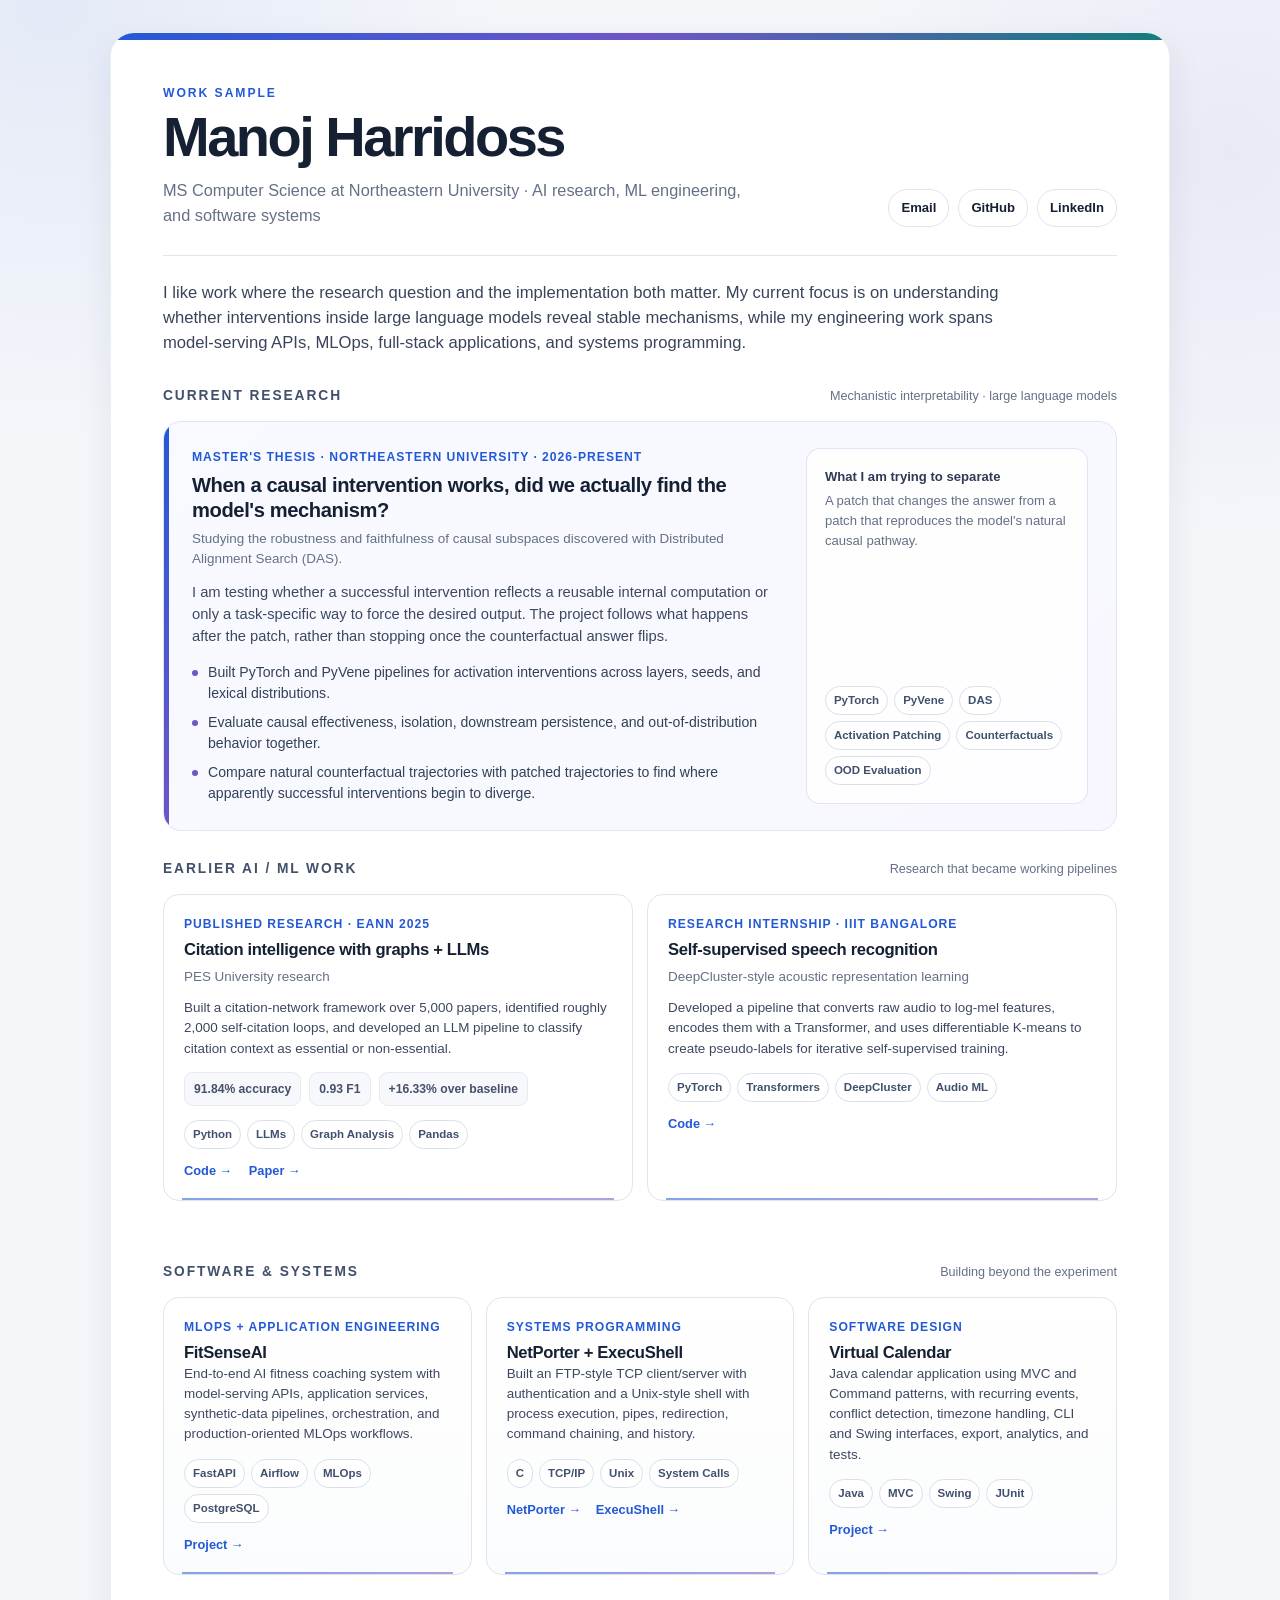
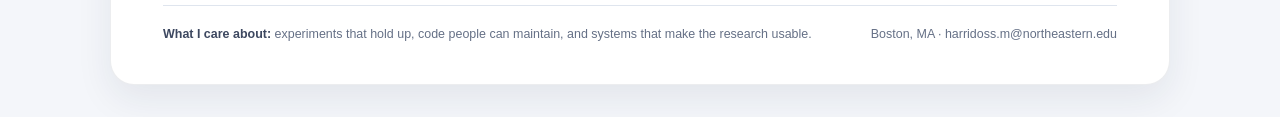
<file: index.html>
<!DOCTYPE html>
<html lang="en">
<head>
  <meta charset="UTF-8" />
  <meta name="viewport" content="width=device-width, initial-scale=1.0" />
  <meta name="description" content="Selected AI research and software engineering work by Manoj Harridoss, MS Computer Science at Northeastern University." />
  <title>Manoj Harridoss | Work Sample</title>
  <style>
    :root {
      --ink: #162033;
      --muted: #657086;
      --line: #dfe5ee;
      --paper: #ffffff;
      --soft: #f6f8fb;
      --blue: #2459d6;
      --violet: #6f55c8;
      --teal: #147d7e;
      --shadow: 0 14px 36px rgba(24, 36, 58, 0.08);
    }

    * { box-sizing: border-box; }
    html { scroll-behavior: smooth; }
    body {
      margin: 0;
      font-family: Inter, ui-sans-serif, -apple-system, BlinkMacSystemFont, "Segoe UI", sans-serif;
      color: var(--ink);
      background:
        radial-gradient(circle at 4% 0%, rgba(36, 89, 214, 0.08), transparent 28rem),
        radial-gradient(circle at 96% 9%, rgba(111, 85, 200, 0.08), transparent 24rem),
        #f4f6fa;
      line-height: 1.5;
    }

    a { color: inherit; }
    .page {
      width: min(1060px, calc(100% - 32px));
      margin: 32px auto;
      background: var(--paper);
      border: 1px solid rgba(22, 32, 51, 0.08);
      border-radius: 24px;
      box-shadow: var(--shadow);
      overflow: hidden;
    }

    .topbar {
      height: 7px;
      background: linear-gradient(90deg, var(--blue), var(--violet), var(--teal));
    }

    .content { padding: 44px 52px 40px; }

    header {
      display: grid;
      grid-template-columns: 1.3fr 0.7fr;
      gap: 36px;
      align-items: end;
      padding-bottom: 28px;
      border-bottom: 1px solid var(--line);
    }

    .eyebrow {
      margin: 0 0 7px;
      font-size: 0.76rem;
      font-weight: 700;
      letter-spacing: 0.16em;
      text-transform: uppercase;
      color: var(--blue);
    }

    h1 {
      margin: 0;
      font-size: clamp(2.2rem, 5vw, 3.5rem);
      line-height: 1;
      letter-spacing: -0.045em;
      font-weight: 760;
    }

    .subtitle {
      margin: 13px 0 0;
      font-size: 1.02rem;
      color: var(--muted);
      max-width: 650px;
    }

    .contact {
      display: flex;
      justify-content: flex-end;
      gap: 9px;
      flex-wrap: wrap;
    }

    .contact a,
    .small-link {
      text-decoration: none;
      border: 1px solid var(--line);
      background: #fff;
      border-radius: 999px;
      padding: 8px 12px;
      font-size: 0.82rem;
      font-weight: 650;
      transition: transform 160ms ease, border-color 160ms ease, color 160ms ease;
    }

    .contact a:hover,
    .small-link:hover {
      transform: translateY(-1px);
      border-color: #aebbd3;
      color: var(--blue);
    }

    .intro {
      margin: 25px 0 30px;
      max-width: 880px;
      font-size: 1.04rem;
      color: #39445a;
    }

    .section-heading {
      display: flex;
      align-items: baseline;
      justify-content: space-between;
      gap: 20px;
      margin: 28px 0 14px;
    }

    .section-heading h2 {
      margin: 0;
      font-size: 0.86rem;
      letter-spacing: 0.14em;
      text-transform: uppercase;
      color: #42506a;
    }

    .section-heading span {
      font-size: 0.79rem;
      color: var(--muted);
    }

    .feature {
      position: relative;
      display: grid;
      grid-template-columns: 1.35fr 0.65fr;
      gap: 28px;
      padding: 26px 28px;
      background: linear-gradient(135deg, #f8faff 0%, #f8f7ff 100%);
      border: 1px solid #dfe5f1;
      border-radius: 18px;
      overflow: hidden;
    }

    .feature::before {
      content: "";
      position: absolute;
      left: 0;
      top: 0;
      width: 5px;
      height: 100%;
      background: linear-gradient(var(--blue), var(--violet));
    }

    .kicker {
      margin: 0 0 7px;
      color: var(--blue);
      font-size: 0.76rem;
      font-weight: 750;
      letter-spacing: 0.08em;
      text-transform: uppercase;
    }

    h3 {
      margin: 0;
      font-size: 1.26rem;
      line-height: 1.25;
      letter-spacing: -0.02em;
    }

    .meta {
      margin: 6px 0 11px;
      color: var(--muted);
      font-size: 0.84rem;
    }

    .body-copy {
      margin: 0;
      color: #3d4860;
      font-size: 0.92rem;
    }

    .points {
      margin: 15px 0 0;
      padding: 0;
      list-style: none;
      display: grid;
      gap: 8px;
    }

    .points li {
      position: relative;
      padding-left: 16px;
      font-size: 0.88rem;
      color: #344057;
    }

    .points li::before {
      content: "";
      position: absolute;
      left: 0;
      top: 0.58em;
      width: 6px;
      height: 6px;
      border-radius: 50%;
      background: var(--violet);
    }

    .side-note {
      align-self: stretch;
      display: flex;
      flex-direction: column;
      justify-content: space-between;
      gap: 16px;
      padding: 18px;
      border-radius: 14px;
      background: rgba(255,255,255,0.76);
      border: 1px solid rgba(111, 85, 200, 0.16);
    }

    .side-note strong {
      display: block;
      margin-bottom: 5px;
      font-size: 0.82rem;
      color: #2f3b54;
    }

    .side-note p {
      margin: 0;
      color: var(--muted);
      font-size: 0.82rem;
    }

    .chips {
      display: flex;
      flex-wrap: wrap;
      gap: 6px;
    }

    .chip {
      padding: 5px 8px;
      border-radius: 999px;
      font-size: 0.72rem;
      font-weight: 650;
      color: #40506d;
      border: 1px solid #d9e0ec;
      background: #fff;
    }

    .grid-2,
    .grid-3 {
      display: grid;
      gap: 14px;
    }
    .grid-2 { grid-template-columns: repeat(2, minmax(0, 1fr)); }
    .grid-3 { grid-template-columns: repeat(3, minmax(0, 1fr)); }

    .card {
      position: relative;
      padding: 20px 20px 18px;
      border: 1px solid var(--line);
      border-radius: 16px;
      background: #fff;
      min-height: 100%;
    }

    .card::after {
      content: "";
      position: absolute;
      inset: auto 18px 0 18px;
      height: 2px;
      opacity: 0.55;
      background: linear-gradient(90deg, var(--blue), var(--violet));
    }

    .card h3 { font-size: 1.04rem; }
    .card .body-copy { font-size: 0.84rem; }
    .card .chips { margin-top: 14px; }
    .card-link {
      display: inline-block;
      margin-top: 12px;
      color: var(--blue);
      text-decoration: none;
      font-size: 0.8rem;
      font-weight: 700;
    }

    .result-row {
      display: flex;
      gap: 8px;
      flex-wrap: wrap;
      margin-top: 13px;
    }

    .result {
      padding: 7px 9px;
      border-radius: 9px;
      background: var(--soft);
      border: 1px solid #e6eaf1;
      font-size: 0.76rem;
      color: #45516a;
      font-weight: 650;
    }

    .software-band {
      margin-top: 30px;
      padding-top: 3px;
    }

    .software-card {
      background: linear-gradient(180deg, #ffffff 0%, #fbfcfd 100%);
    }

    footer {
      display: flex;
      justify-content: space-between;
      gap: 20px;
      align-items: center;
      margin-top: 30px;
      padding-top: 19px;
      border-top: 1px solid var(--line);
      color: var(--muted);
      font-size: 0.78rem;
    }

    footer strong { color: #3d4860; }

    @media (max-width: 760px) {
      .page { width: min(100% - 18px, 1060px); margin: 9px auto; border-radius: 16px; }
      .content { padding: 28px 22px 28px; }
      header, .feature, .grid-2, .grid-3 { grid-template-columns: 1fr; }
      .contact { justify-content: flex-start; }
      header { gap: 22px; }
      footer { flex-direction: column; align-items: flex-start; }
    }

    @media print {
      @page { size: Letter; margin: 0.33in; }
      body { background: #fff; }
      .page {
        width: 100%;
        margin: 0;
        border: none;
        border-radius: 0;
        box-shadow: none;
      }
      .topbar { height: 5px; }
      .content { padding: 0.22in 0.28in 0.16in; }
      header { gap: 20px; padding-bottom: 15px; }
      h1 { font-size: 28px; }
      .subtitle { font-size: 9.5px; margin-top: 7px; }
      .contact a { padding: 4px 7px; font-size: 7.4px; }
      .intro { margin: 12px 0 14px; font-size: 9px; line-height: 1.38; }
      .section-heading { margin: 13px 0 7px; }
      .section-heading h2 { font-size: 7.8px; }
      .section-heading span { font-size: 7.1px; }
      .feature { padding: 13px 14px 12px 17px; gap: 15px; border-radius: 11px; }
      .kicker { font-size: 6.7px; margin-bottom: 4px; }
      h3 { font-size: 11px; }
      .meta { font-size: 7.3px; margin: 3px 0 6px; }
      .body-copy { font-size: 7.7px; line-height: 1.36; }
      .points { margin-top: 7px; gap: 4px; }
      .points li { font-size: 7.5px; line-height: 1.32; padding-left: 11px; }
      .points li::before { width: 4px; height: 4px; }
      .side-note { padding: 10px; gap: 7px; border-radius: 9px; }
      .side-note strong { font-size: 7.2px; margin-bottom: 2px; }
      .side-note p { font-size: 6.9px; line-height: 1.3; }
      .chip { padding: 3px 5px; font-size: 6.1px; }
      .grid-2, .grid-3 { gap: 8px; }
      .card { padding: 10px 11px 10px; border-radius: 10px; }
      .card h3 { font-size: 9.3px; }
      .card .body-copy { font-size: 7.2px; line-height: 1.33; }
      .card .chips { margin-top: 7px; gap: 4px; }
      .card-link { margin-top: 6px; font-size: 6.8px; }
      .result-row { margin-top: 6px; gap: 4px; }
      .result { padding: 3px 5px; font-size: 6.4px; border-radius: 6px; }
      .software-band { margin-top: 14px; }
      footer { margin-top: 13px; padding-top: 8px; font-size: 6.8px; }
      a { text-decoration: none; }
      .feature::before, .card::after { display: none !important; }
      .card, .feature { break-inside: avoid; }
    }
  </style>
</head>
<body>
  <main class="page">
    <div class="topbar"></div>
    <div class="content">
      <header>
        <div>
          <p class="eyebrow">Work Sample</p>
          <h1>Manoj Harridoss</h1>
          <p class="subtitle">MS Computer Science at Northeastern University · AI research, ML engineering, and software systems</p>
        </div>
        <nav class="contact" aria-label="Contact links">
          <a href="mailto:harridoss.m@northeastern.edu">Email</a>
          <a href="https://github.com/Manojh23" target="_blank" rel="noreferrer">GitHub</a>
          <a href="https://www.linkedin.com/in/manoj-h-6953b5247/" target="_blank" rel="noreferrer">LinkedIn</a>
        </nav>
      </header>

      <p class="intro">
        I like work where the research question and the implementation both matter. My current focus is on understanding whether interventions inside large language models reveal stable mechanisms, while my engineering work spans model-serving APIs, MLOps, full-stack applications, and systems programming.
      </p>

      <div class="section-heading">
        <h2>Current Research</h2>
        <span>Mechanistic interpretability · large language models</span>
      </div>

      <section class="feature">
        <div>
          <p class="kicker">Master's thesis · Northeastern University · 2026-present</p>
          <h3>When a causal intervention works, did we actually find the model's mechanism?</h3>
          <p class="meta">Studying the robustness and faithfulness of causal subspaces discovered with Distributed Alignment Search (DAS).</p>
          <p class="body-copy">
            I am testing whether a successful intervention reflects a reusable internal computation or only a task-specific way to force the desired output. The project follows what happens after the patch, rather than stopping once the counterfactual answer flips.
          </p>
          <ul class="points">
            <li>Built PyTorch and PyVene pipelines for activation interventions across layers, seeds, and lexical distributions.</li>
            <li>Evaluate causal effectiveness, isolation, downstream persistence, and out-of-distribution behavior together.</li>
            <li>Compare natural counterfactual trajectories with patched trajectories to find where apparently successful interventions begin to diverge.</li>
          </ul>
        </div>
        <aside class="side-note">
          <div>
            <strong>What I am trying to separate</strong>
            <p>A patch that changes the answer from a patch that reproduces the model's natural causal pathway.</p>
          </div>
          <div class="chips">
            <span class="chip">PyTorch</span>
            <span class="chip">PyVene</span>
            <span class="chip">DAS</span>
            <span class="chip">Activation Patching</span>
            <span class="chip">Counterfactuals</span>
            <span class="chip">OOD Evaluation</span>
          </div>
        </aside>
      </section>

      <div class="section-heading">
        <h2>Earlier AI / ML Work</h2>
        <span>Research that became working pipelines</span>
      </div>

      <section class="grid-2">
        <article class="card">
          <p class="kicker">Published research · EANN 2025</p>
          <h3>Citation intelligence with graphs + LLMs</h3>
          <p class="meta">PES University research</p>
          <p class="body-copy">
            Built a citation-network framework over 5,000 papers, identified roughly 2,000 self-citation loops, and developed an LLM pipeline to classify citation context as essential or non-essential.
          </p>
          <div class="result-row">
            <span class="result">91.84% accuracy</span>
            <span class="result">0.93 F1</span>
            <span class="result">+16.33% over baseline</span>
          </div>
          <div class="chips">
            <span class="chip">Python</span><span class="chip">LLMs</span><span class="chip">Graph Analysis</span><span class="chip">Pandas</span>
          </div>
          <a class="card-link" href="https://github.com/Manojh23/AnomCite" target="_blank" rel="noreferrer">Code →</a>
          <a class="card-link" style="margin-left:12px" href="https://link.springer.com/chapter/10.1007/978-3-031-96196-0_7" target="_blank" rel="noreferrer">Paper →</a>
        </article>

        <article class="card">
          <p class="kicker">Research internship · IIIT Bangalore</p>
          <h3>Self-supervised speech recognition</h3>
          <p class="meta">DeepCluster-style acoustic representation learning</p>
          <p class="body-copy">
            Developed a pipeline that converts raw audio to log-mel features, encodes them with a Transformer, and uses differentiable K-means to create pseudo-labels for iterative self-supervised training.
          </p>
          <div class="chips">
            <span class="chip">PyTorch</span><span class="chip">Transformers</span><span class="chip">DeepCluster</span><span class="chip">Audio ML</span>
          </div>
          <a class="card-link" href="https://github.com/Manojh23/IIITB_DEEPCLUSTER" target="_blank" rel="noreferrer">Code →</a>
        </article>
      </section>

      <div class="software-band">
        <div class="section-heading">
          <h2>Software & Systems</h2>
          <span>Building beyond the experiment</span>
        </div>

        <section class="grid-3">
          <article class="card software-card">
            <p class="kicker">MLOps + application engineering</p>
            <h3>FitSenseAI</h3>
            <p class="body-copy">
              End-to-end AI fitness coaching system with model-serving APIs, application services, synthetic-data pipelines, orchestration, and production-oriented MLOps workflows.
            </p>
            <div class="chips">
              <span class="chip">FastAPI</span><span class="chip">Airflow</span><span class="chip">MLOps</span><span class="chip">PostgreSQL</span>
            </div>
            <a class="card-link" href="https://github.com/Manojh23/MLOPS-project" target="_blank" rel="noreferrer">Project →</a>
          </article>

          <article class="card software-card">
            <p class="kicker">Systems programming</p>
            <h3>NetPorter + ExecuShell</h3>
            <p class="body-copy">
              Built an FTP-style TCP client/server with authentication and a Unix-style shell with process execution, pipes, redirection, command chaining, and history.
            </p>
            <div class="chips">
              <span class="chip">C</span><span class="chip">TCP/IP</span><span class="chip">Unix</span><span class="chip">System Calls</span>
            </div>
            <a class="card-link" href="https://github.com/Manojh23/NetPorter" target="_blank" rel="noreferrer">NetPorter →</a>
            <a class="card-link" style="margin-left:10px" href="https://github.com/Manojh23/ExecuShell" target="_blank" rel="noreferrer">ExecuShell →</a>
          </article>

          <article class="card software-card">
            <p class="kicker">Software design</p>
            <h3>Virtual Calendar</h3>
            <p class="body-copy">
              Java calendar application using MVC and Command patterns, with recurring events, conflict detection, timezone handling, CLI and Swing interfaces, export, analytics, and tests.
            </p>
            <div class="chips">
              <span class="chip">Java</span><span class="chip">MVC</span><span class="chip">Swing</span><span class="chip">JUnit</span>
            </div>
            <a class="card-link" href="https://github.com/Manojh23/Virtual-Calendar" target="_blank" rel="noreferrer">Project →</a>
          </article>
        </section>
      </div>

      <footer>
        <span><strong>What I care about:</strong> experiments that hold up, code people can maintain, and systems that make the research usable.</span>
        <span>Boston, MA · harridoss.m@northeastern.edu</span>
      </footer>
    </div>
  </main>
</body>
</html>
</file>
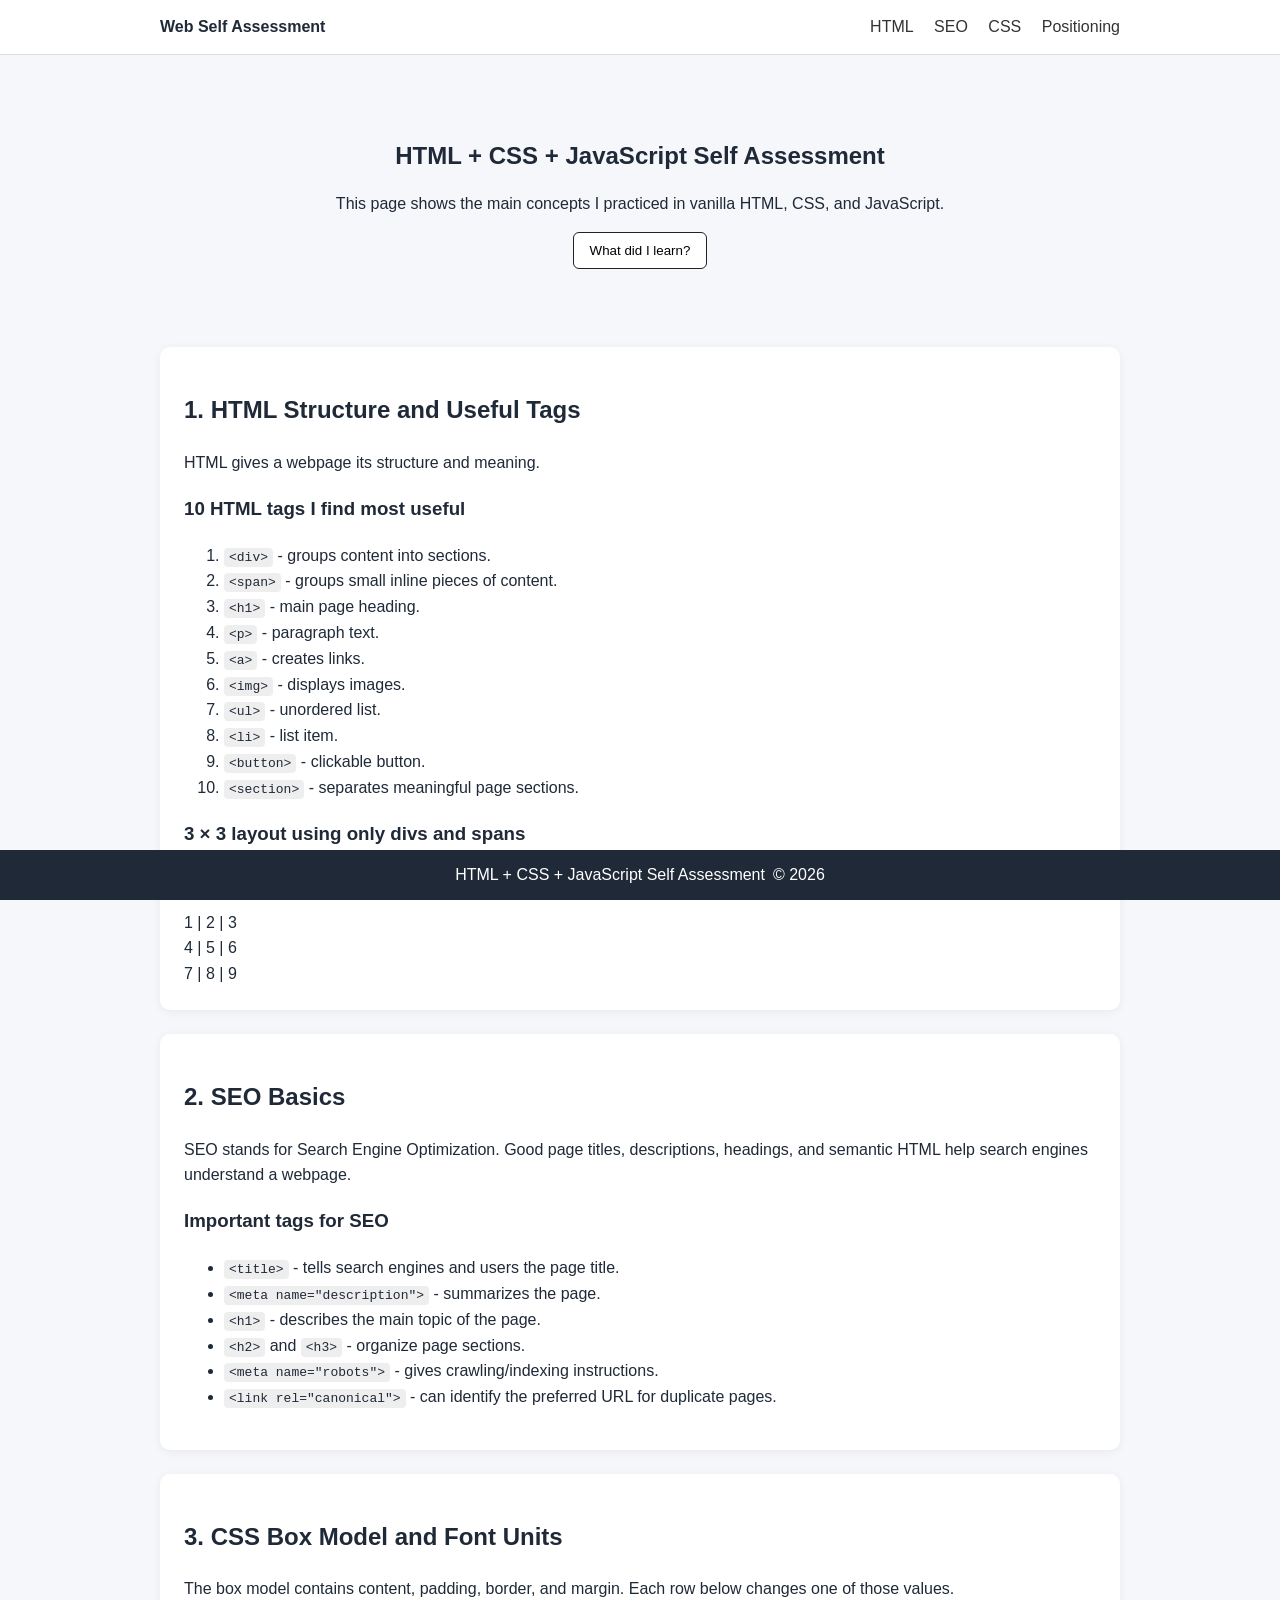
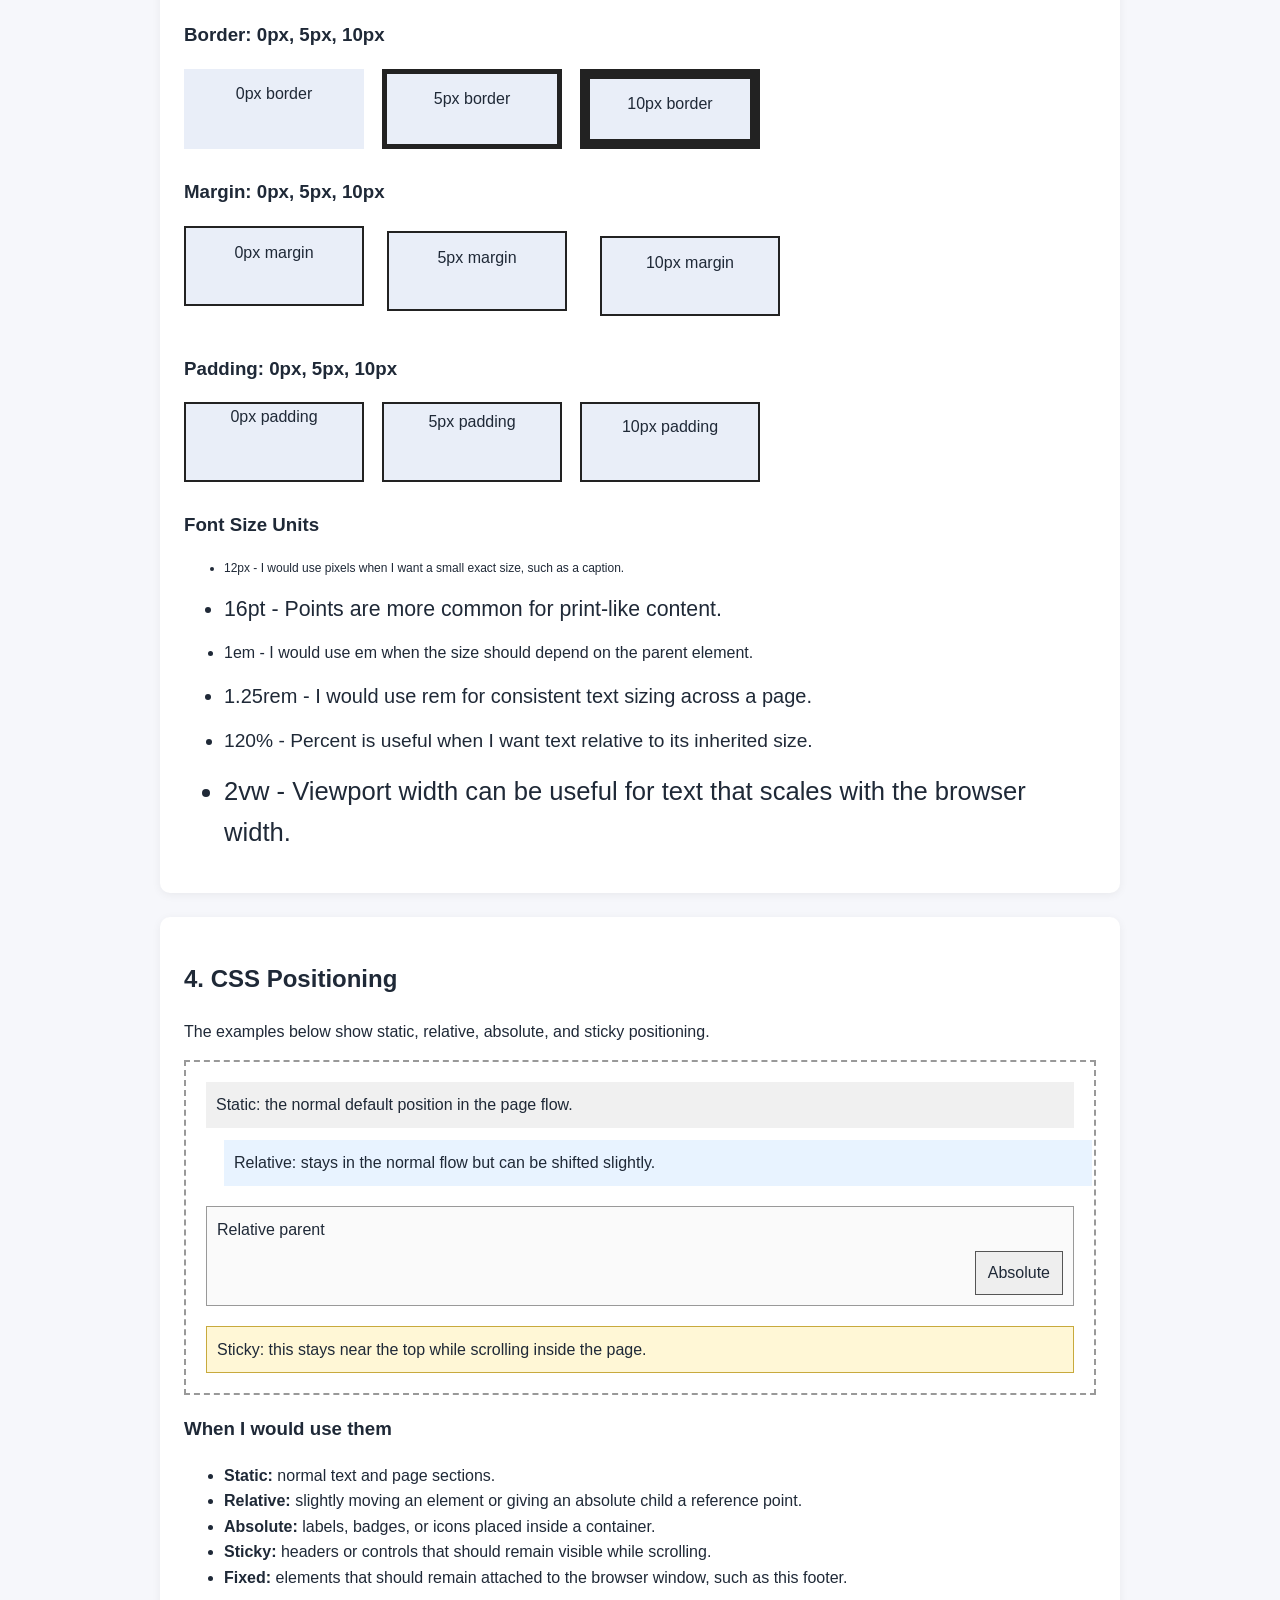
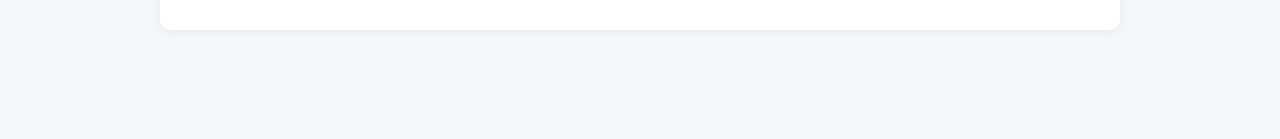
<file: html-css-js-self-assessment/index.html>
<!DOCTYPE html>
<html lang="en">
<head>
  <meta charset="UTF-8">
  <meta name="viewport" content="width=device-width, initial-scale=1.0">
  <title>HTML CSS JavaScript Self Assessment</title>
  <meta name="description" content="A self assessment webpage demonstrating HTML, CSS, JavaScript, SEO basics, the box model, font units, and CSS positioning.">
  <meta name="keywords" content="HTML, CSS, JavaScript, SEO, box model, positioning">
  <meta name="author" content="Manoj">
  <meta name="robots" content="index, follow">
  <link rel="stylesheet" href="styles.css">
</head>
<body>
  <header class="site-header">
    <nav class="navbar">
      <div class="brand">Web Self Assessment</div>
      <div class="nav-links">
        <a href="#html">HTML</a>
        <a href="#seo">SEO</a>
        <a href="#css">CSS</a>
        <a href="#positioning">Positioning</a>
      </div>
    </nav>
  </header>

  <main>
    <section class="hero">
      <h1>HTML + CSS + JavaScript Self Assessment</h1>
      <p>This page shows the main concepts I practiced in vanilla HTML, CSS, and JavaScript.</p>
      <button id="learnedButton">What did I learn?</button>
      <p id="learnedMessage"></p>
    </section>

    <section id="html" class="card">
      <h2>1. HTML Structure and Useful Tags</h2>
      <p>HTML gives a webpage its structure and meaning.</p>
      <h3>10 HTML tags I find most useful</h3>
      <ol>
        <li><code>&lt;div&gt;</code> - groups content into sections.</li>
        <li><code>&lt;span&gt;</code> - groups small inline pieces of content.</li>
        <li><code>&lt;h1&gt;</code> - main page heading.</li>
        <li><code>&lt;p&gt;</code> - paragraph text.</li>
        <li><code>&lt;a&gt;</code> - creates links.</li>
        <li><code>&lt;img&gt;</code> - displays images.</li>
        <li><code>&lt;ul&gt;</code> - unordered list.</li>
        <li><code>&lt;li&gt;</code> - list item.</li>
        <li><code>&lt;button&gt;</code> - clickable button.</li>
        <li><code>&lt;section&gt;</code> - separates meaningful page sections.</li>
      </ol>

      <h3>3 × 3 layout using only divs and spans</h3>
      <p>No table and no CSS layout is used for the grid below.</p>
      <div><span>1</span> | <span>2</span> | <span>3</span></div>
      <div><span>4</span> | <span>5</span> | <span>6</span></div>
      <div><span>7</span> | <span>8</span> | <span>9</span></div>
    </section>

    <section id="seo" class="card">
      <h2>2. SEO Basics</h2>
      <p>SEO stands for Search Engine Optimization. Good page titles, descriptions, headings, and semantic HTML help search engines understand a webpage.</p>
      <h3>Important tags for SEO</h3>
      <ul>
        <li><code>&lt;title&gt;</code> - tells search engines and users the page title.</li>
        <li><code>&lt;meta name="description"&gt;</code> - summarizes the page.</li>
        <li><code>&lt;h1&gt;</code> - describes the main topic of the page.</li>
        <li><code>&lt;h2&gt;</code> and <code>&lt;h3&gt;</code> - organize page sections.</li>
        <li><code>&lt;meta name="robots"&gt;</code> - gives crawling/indexing instructions.</li>
        <li><code>&lt;link rel="canonical"&gt;</code> - can identify the preferred URL for duplicate pages.</li>
      </ul>
    </section>

    <section id="css" class="card">
      <h2>3. CSS Box Model and Font Units</h2>
      <p>The box model contains content, padding, border, and margin. Each row below changes one of those values.</p>

      <h3>Border: 0px, 5px, 10px</h3>
      <div class="gallery-row">
        <div class="box border-0">0px border</div>
        <div class="box border-5">5px border</div>
        <div class="box border-10">10px border</div>
      </div>

      <h3>Margin: 0px, 5px, 10px</h3>
      <div class="gallery-row">
        <div class="box margin-0">0px margin</div>
        <div class="box margin-5">5px margin</div>
        <div class="box margin-10">10px margin</div>
      </div>

      <h3>Padding: 0px, 5px, 10px</h3>
      <div class="gallery-row">
        <div class="box padding-0">0px padding</div>
        <div class="box padding-5">5px padding</div>
        <div class="box padding-10">10px padding</div>
      </div>

      <h3>Font Size Units</h3>
      <ul class="font-list">
        <li style="font-size: 12px;">12px - I would use pixels when I want a small exact size, such as a caption.</li>
        <li style="font-size: 16pt;">16pt - Points are more common for print-like content.</li>
        <li style="font-size: 1em;">1em - I would use em when the size should depend on the parent element.</li>
        <li style="font-size: 1.25rem;">1.25rem - I would use rem for consistent text sizing across a page.</li>
        <li style="font-size: 120%;">120% - Percent is useful when I want text relative to its inherited size.</li>
        <li style="font-size: 2vw;">2vw - Viewport width can be useful for text that scales with the browser width.</li>
      </ul>
    </section>

    <section id="positioning" class="card">
      <h2>4. CSS Positioning</h2>
      <p>The examples below show static, relative, absolute, and sticky positioning.</p>
      <div class="position-area">
        <div class="static-example">Static: the normal default position in the page flow.</div>
        <div class="relative-example">Relative: stays in the normal flow but can be shifted slightly.</div>
        <div class="absolute-wrapper">
          Relative parent
          <div class="absolute-example">Absolute</div>
        </div>
        <div class="sticky-example">Sticky: this stays near the top while scrolling inside the page.</div>
      </div>
      <h3>When I would use them</h3>
      <ul>
        <li><strong>Static:</strong> normal text and page sections.</li>
        <li><strong>Relative:</strong> slightly moving an element or giving an absolute child a reference point.</li>
        <li><strong>Absolute:</strong> labels, badges, or icons placed inside a container.</li>
        <li><strong>Sticky:</strong> headers or controls that should remain visible while scrolling.</li>
        <li><strong>Fixed:</strong> elements that should remain attached to the browser window, such as this footer.</li>
      </ul>
    </section>
  </main>

  <footer class="footer">
    <span>HTML + CSS + JavaScript Self Assessment</span>
    <span id="currentYear"></span>
  </footer>
  <script src="script.js"></script>
</body>
</html>
</file>
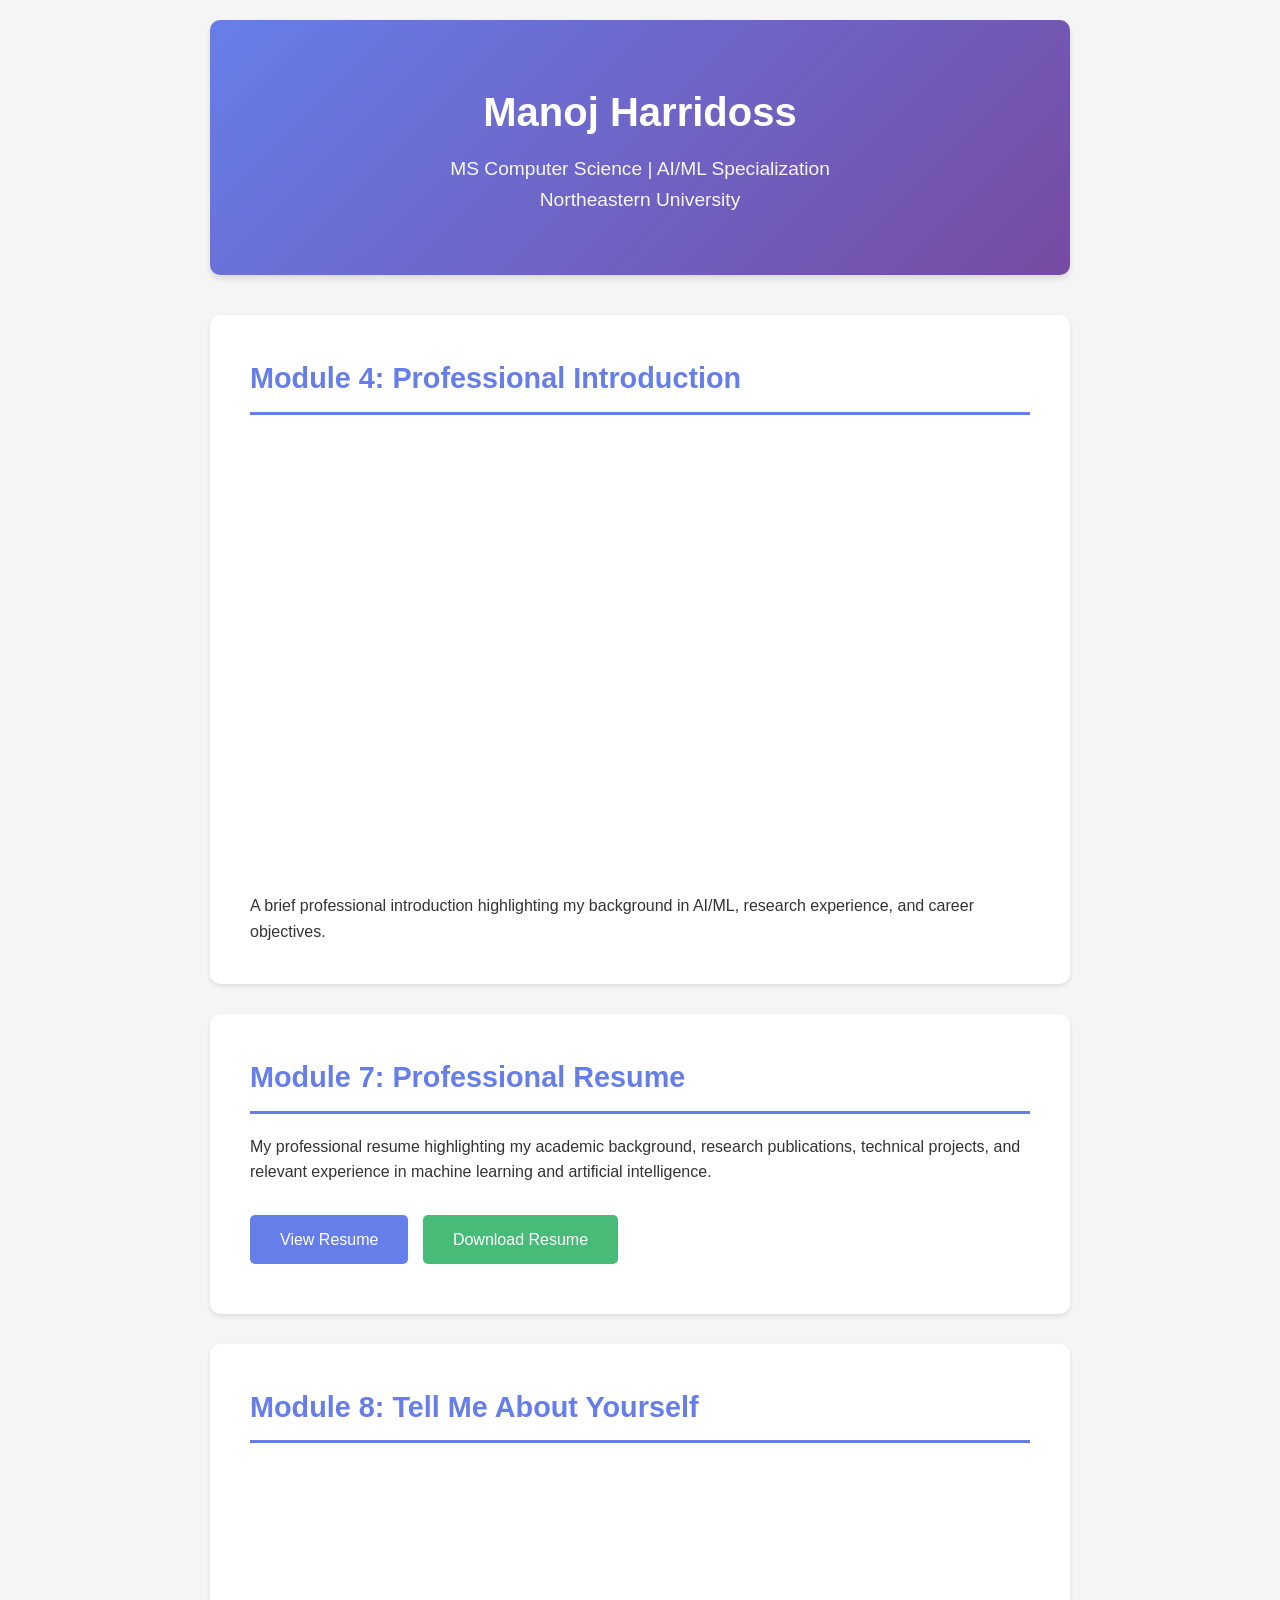
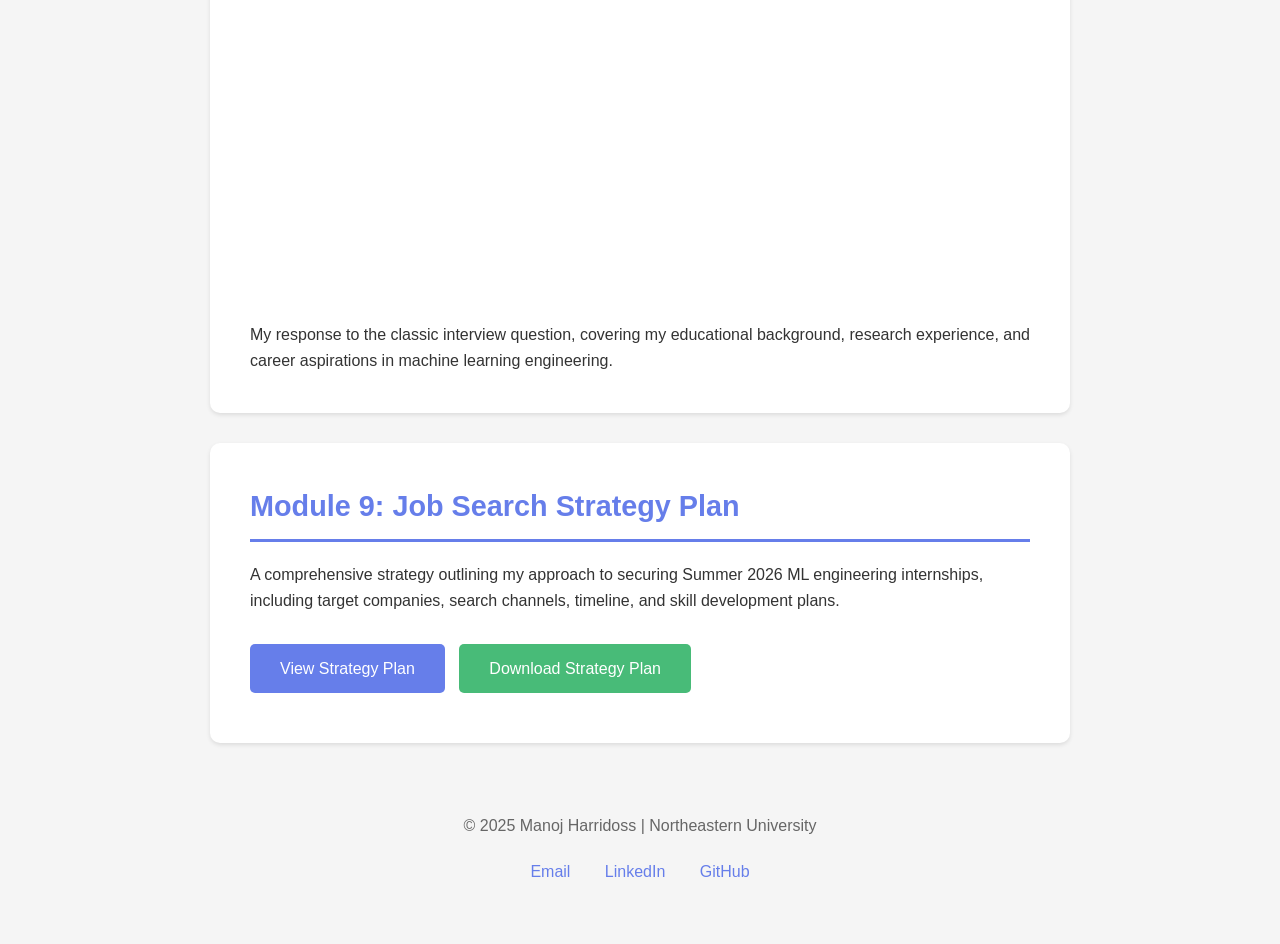
<file: portfolio.html>
<!DOCTYPE html>
<html lang="en">
<head>
    <meta charset="UTF-8" />
    <meta name="viewport" content="width=device-width, initial-scale=1.0"/>
    <title>Manoj Harridoss - Portfolio</title>
    <style>
        * { margin: 0; padding: 0; box-sizing: border-box; }
        body {
            font-family: -apple-system, BlinkMacSystemFont, 'Segoe UI', Roboto, Oxygen, Ubuntu, Cantarell, sans-serif;
            line-height: 1.6; color: #333; background-color: #f5f5f5;
        }
        .container { max-width: 900px; margin: 0 auto; padding: 20px; }
        header {
            background: linear-gradient(135deg, #667eea 0%, #764ba2 100%);
            color: white; padding: 60px 20px; text-align: center; border-radius: 10px;
            margin-bottom: 40px; box-shadow: 0 4px 6px rgba(0,0,0,0.1);
        }
        header h1 { font-size: 2.5em; margin-bottom: 10px; }
        header p { font-size: 1.2em; opacity: 0.95; }
        .section {
            background: white; padding: 40px; margin-bottom: 30px; border-radius: 10px;
            box-shadow: 0 2px 4px rgba(0,0,0,0.1);
        }
        .section h2 {
            color: #667eea; font-size: 1.8em; margin-bottom: 20px; padding-bottom: 10px;
            border-bottom: 3px solid #667eea;
        }
        .video-container {
            position: relative; padding-bottom: 56.25%; height: 0; overflow: hidden;
            margin: 20px 0; border-radius: 8px;
        }
        .video-container iframe {
            position: absolute; top: 0; left: 0; width: 100%; height: 100%; border: none;
        }
        .btn {
            display: inline-block; padding: 12px 30px; background: #667eea; color: white;
            text-decoration: none; border-radius: 5px; margin: 10px 10px 10px 0;
            transition: background 0.3s ease; font-weight: 500;
        }
        .btn:hover { background: #764ba2; }
        .btn-secondary { background: #48bb78; }
        .btn-secondary:hover { background: #38a169; }
        footer { text-align: center; padding: 40px 20px; color: #666; }
        .contact-links { margin-top: 20px; }
        .contact-links a {
            margin: 0 15px; color: #667eea; text-decoration: none; font-weight: 500;
        }
        .contact-links a:hover { text-decoration: underline; }
        @media (max-width: 768px) {
            header h1 { font-size: 2em; }
            .section { padding: 25px; }
            .section h2 { font-size: 1.5em; }
        }
    </style>
</head>
<body>
<div class="container">
    <header>
        <h1>Manoj Harridoss</h1>
        <p>MS Computer Science | AI/ML Specialization</p>
        <p>Northeastern University</p>
    </header>

    <!-- Module 4: Professional Introduction -->
    <section class="section">
        <h2>Module 4: Professional Introduction</h2>
        <div class="video-container">
            <iframe src="https://northeastern.hosted.panopto.com/Panopto/Pages/Viewer.aspx?id=e54da4d7-4a8f-495a-94a3-b38800178e4d" allowfullscreen></iframe>
        </div>
        <p>A brief professional introduction highlighting my background in AI/ML, research experience, and career objectives.</p>
    </section>

    <!-- Module 7: Professional Resume -->
    <section class="section">
        <h2>Module 7: Professional Resume</h2>
        <p>My professional resume highlighting my academic background, research publications, technical projects, and relevant experience in machine learning and artificial intelligence.</p>
        <div style="margin-top: 20px;">
            <a href="./manoj-coop-resume.pdf" class="btn" target="_blank">View Resume</a>
            <a href="./manoj-coop-resume.pdf" class="btn btn-secondary" download>Download Resume</a>
        </div>
    </section>

    <!-- Module 8: Tell Me About Yourself -->
    <section class="section">
        <h2>Module 8: Tell Me About Yourself</h2>
        <div class="video-container">
            <iframe src="https://northeastern.hosted.panopto.com/Panopto/Pages/Viewer.aspx?id=5ec6e083-ba6e-450b-bef4-b388001b6ea8" allowfullscreen></iframe>
        </div>
        <p>My response to the classic interview question, covering my educational background, research experience, and career aspirations in machine learning engineering.</p>
    </section>

    <!-- Module 9: Job Search Strategy Plan -->
    <section class="section">
        <h2>Module 9: Job Search Strategy Plan</h2>
        <p>A comprehensive strategy outlining my approach to securing Summer 2026 ML engineering internships, including target companies, search channels, timeline, and skill development plans.</p>
        <div style="margin-top: 20px;">
            <a href="./Job_Search_Strategy_Manoj_Harridoss%20(1).pdf" class="btn" target="_blank">View Strategy Plan</a>
            <a href="./Job_Search_Strategy_Manoj_Harridoss%20(1).pdf" class="btn btn-secondary" download>Download Strategy Plan</a>
        </div>
    </section>

    <footer>
        <p>&copy; 2025 Manoj Harridoss | Northeastern University</p>
        <div class="contact-links">
            <a href="mailto:harridoss.m@northeastern.edu">Email</a>
            <!-- TODO: replace with your actual profiles -->
            <a href="#" target="_blank">LinkedIn</a>
            <a href="#" target="_blank">GitHub</a>
        </div>
    </footer>
</div>
</body>
</html>
</file>
<file: html-css-js-self-assessment/styles.css>
* { box-sizing: border-box; }
html { scroll-behavior: smooth; }
body { margin:0; font-family:Arial,Helvetica,sans-serif; background:#f6f7fb; color:#1f2937; line-height:1.6; padding-bottom:64px; }
.site-header { position:sticky; top:0; z-index:10; background:white; border-bottom:1px solid #ddd; }
.navbar { max-width:1000px; margin:auto; padding:14px 20px; display:flex; justify-content:space-between; align-items:center; }
.brand { font-weight:bold; }
.nav-links a { margin-left:16px; text-decoration:none; color:#333; }
.nav-links a:hover { text-decoration:underline; }
main { max-width:1000px; margin:auto; padding:24px 20px; }
.hero { text-align:center; padding:38px 20px; }
.hero h1 { margin-bottom:8px; }
button { padding:10px 16px; border:1px solid #222; border-radius:6px; background:white; cursor:pointer; }
button:hover { background:#eee; }
.card { background:white; margin:24px 0; padding:24px; border-radius:10px; box-shadow:0 2px 10px rgba(0,0,0,.06); }
code { background:#eee; padding:2px 5px; border-radius:4px; }
.gallery-row { display:flex; flex-wrap:wrap; gap:18px; margin-bottom:28px; align-items:flex-start; }
.box { width:180px; min-height:80px; background:#e9eef8; text-align:center; }
.border-0 { border:0 solid #222; padding:12px; }
.border-5 { border:5px solid #222; padding:12px; }
.border-10 { border:10px solid #222; padding:12px; }
.margin-0 { margin:0; border:2px solid #222; padding:12px; }
.margin-5 { margin:5px; border:2px solid #222; padding:12px; }
.margin-10 { margin:10px; border:2px solid #222; padding:12px; }
.padding-0 { padding:0; border:2px solid #222; }
.padding-5 { padding:5px; border:2px solid #222; }
.padding-10 { padding:10px; border:2px solid #222; }
.font-list li { margin-bottom:14px; }
.position-area { min-height:310px; border:2px dashed #999; padding:20px; position:relative; }
.static-example { position:static; padding:10px; background:#f0f0f0; margin-bottom:12px; }
.relative-example { position:relative; left:18px; padding:10px; background:#e8f3ff; margin-bottom:20px; }
.absolute-wrapper { position:relative; height:100px; padding:10px; border:1px solid #999; background:#fafafa; }
.absolute-example { position:absolute; right:10px; bottom:10px; padding:8px 12px; background:#eee; border:1px solid #555; }
.sticky-example { position:sticky; top:70px; margin-top:20px; padding:10px; background:#fff7d6; border:1px solid #c8aa3d; }
.footer { position:fixed; left:0; bottom:0; width:100%; min-height:48px; background:#1f2937; color:white; display:flex; justify-content:center; gap:8px; align-items:center; padding:12px; z-index:20; }
@media (max-width:650px) { .navbar { flex-direction:column; gap:8px; } .nav-links a { margin:0 8px; } .gallery-row { flex-direction:column; } }
</file>
